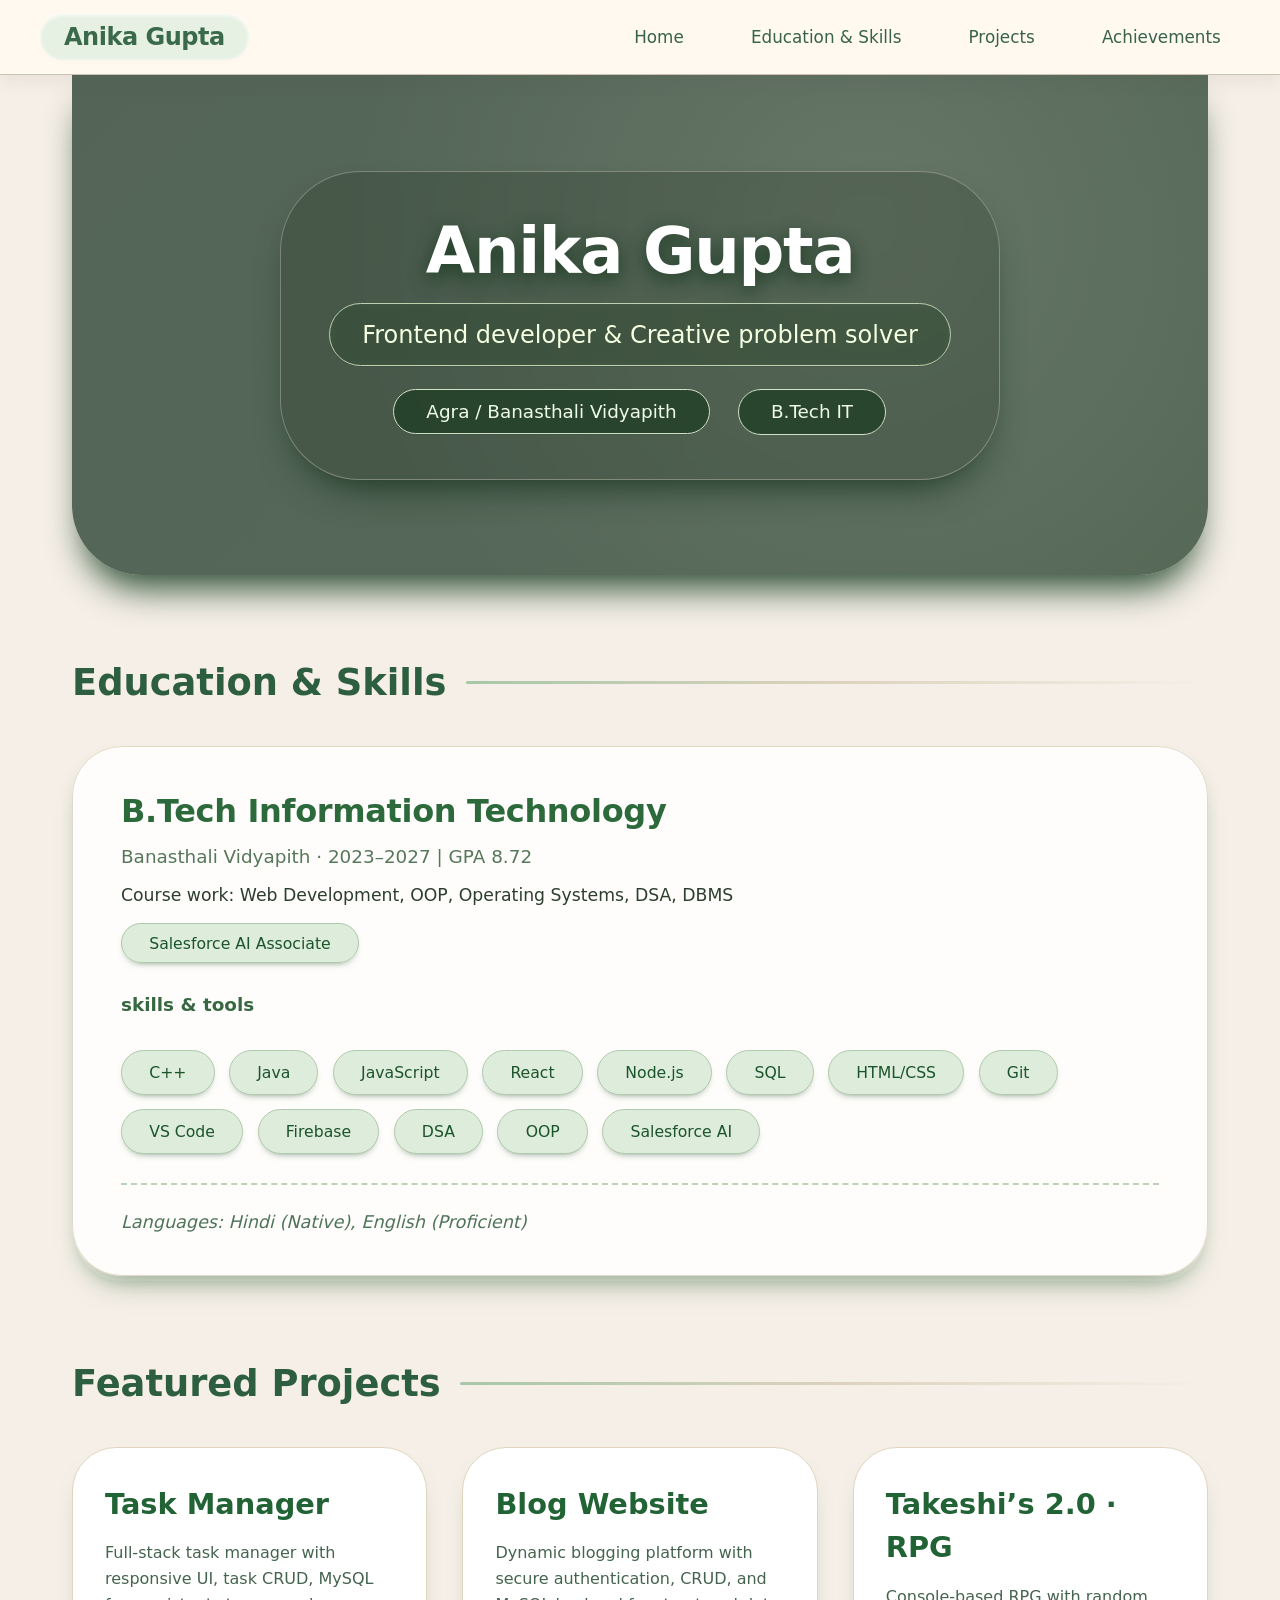
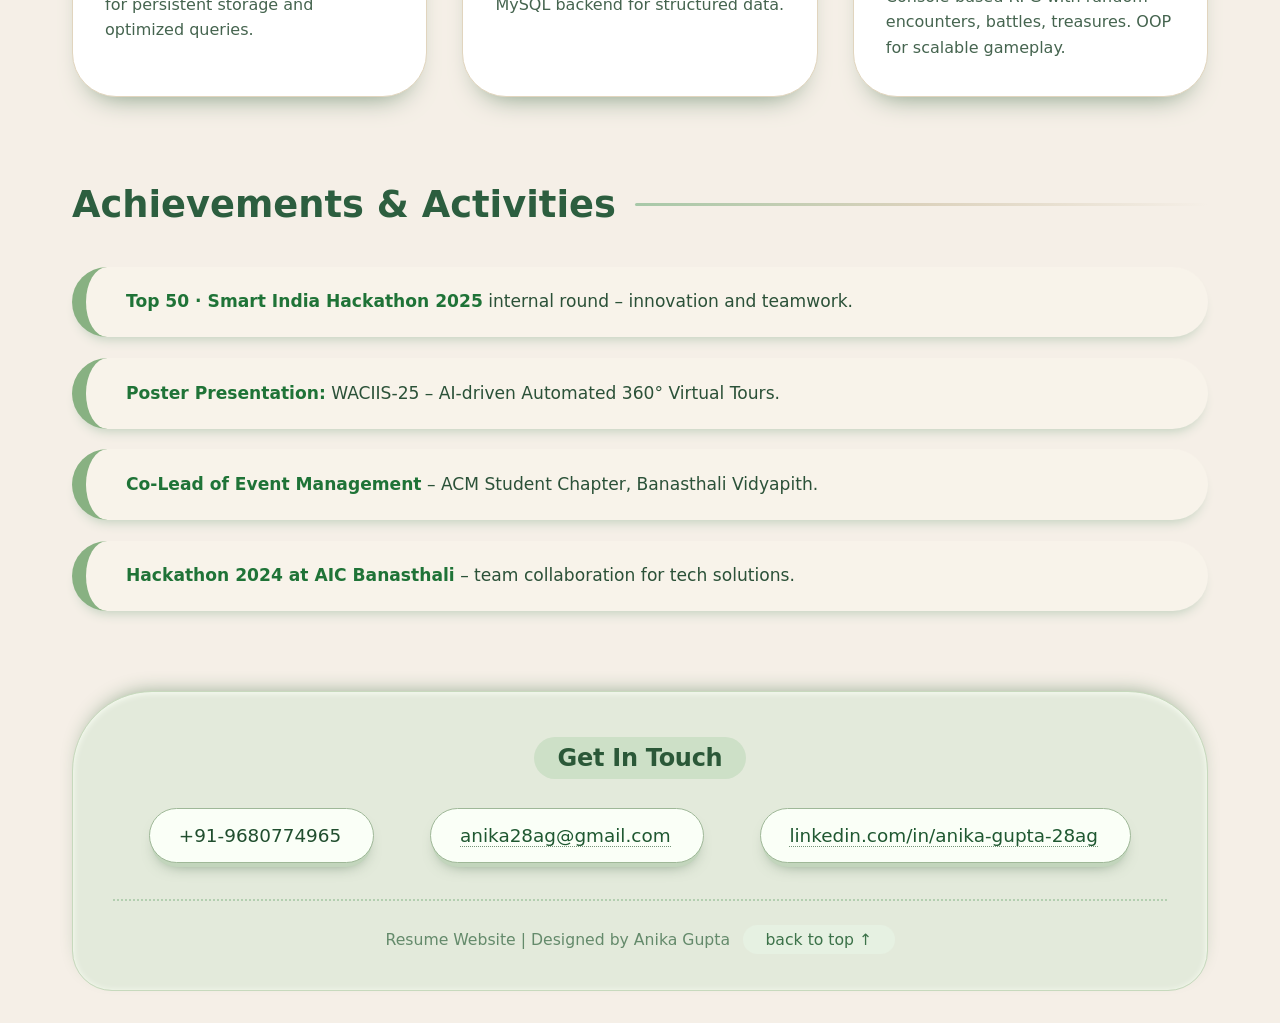
<file: index.html>
<!DOCTYPE html>
<html>
<head>
  <title>Anika Gupta · Website</title>
    <link rel="stylesheet" href="style.css">
</head>
<body>
  <nav class="navbar">
    <div class="nav-logo">Anika Gupta</div>
    <div class="nav-menu">
      <a href="#home">Home</a>
      <a href="#education">Education & Skills</a>
      <a href="#projects">Projects</a>
      <a href="#achievements">Achievements</a>
    </div>
  </nav>

  <main class="site-container">

    <section id="home" class="hero">
      <div class="hero-content">
        <h1>Anika Gupta</h1>
        <div class="hero-tagline">
          Frontend developer & Creative problem solver
        </div>
        <div class="hero-dateline">
          <span>Agra / Banasthali Vidyapith</span>
          <span>B.Tech IT</span>
        </div>
      </div>
    </section>

    <section id="education" class="section">
      <div class="section-heading">Education & Skills</div>
      <div class="edu-block">
        <div class="edu-title">B.Tech Information Technology</div>
        <div class="edu-meta">Banasthali Vidyapith · 2023–2027 | GPA 8.72</div>
        <div style="font-size: 1.08rem;">Course work: Web Development, OOP, Operating Systems, DSA, DBMS</div>
        <div style="margin-top: 1.4rem;">
          <span class="skill-tag">Salesforce AI Associate</span>
        </div>

        <div style="margin-top: 2.2rem;">
          <strong style="color: #386842; font-size: 1.15rem;">skills & tools</strong>
          <div class="skill-tags">
            <span class="skill-tag">C++</span><span class="skill-tag">Java</span><span class="skill-tag">JavaScript</span>
            <span class="skill-tag">React</span><span class="skill-tag">Node.js</span><span class="skill-tag">SQL</span>
            <span class="skill-tag">HTML/CSS</span><span class="skill-tag">Git</span><span class="skill-tag">VS Code</span>
            <span class="skill-tag">Firebase</span><span class="skill-tag">DSA</span><span class="skill-tag">OOP</span>
            <span class="skill-tag">Salesforce AI</span>
          </div>
        </div>
        <div class="lang-note">
          Languages: Hindi (Native), English (Proficient)
        </div>
      </div>
    </section>

    <section id="projects" class="section">
      <div class="section-heading">Featured Projects</div>
      <div class="projects-grid">
        <div class="project-card">
          <div class="project-title">Task Manager</div>
          <div class="project-desc">
            Full‑stack task manager with responsive UI, task CRUD, MySQL for persistent storage and optimized queries.
          </div>
        </div>
        <div class="project-card">
          <div class="project-title">Blog Website</div>
          <div class="project-desc">
            Dynamic blogging platform with secure authentication, CRUD, and MySQL backend for structured data.
          </div>
        </div>
        <div class="project-card">
          <div class="project-title">Takeshi’s 2.0 · RPG</div>
          <div class="project-desc">
            Console‑based RPG with random encounters, battles, treasures. OOP for scalable gameplay.
          </div>
        </div>
      </div>
    </section>

    <section id="achievements" class="section">
      <div class="section-heading">Achievements & Activities</div>
      <div class="achievements-list">
        <div class="achievement-item">
          <strong>Top 50 · Smart India Hackathon 2025</strong> internal round – innovation and teamwork.
        </div>
        <div class="achievement-item">
          <strong>Poster Presentation:</strong> WACIIS-25 – AI-driven Automated 360° Virtual Tours.
        </div>
        <div class="achievement-item">
          <strong>Co-Lead of Event Management</strong> – ACM Student Chapter, Banasthali Vidyapith.
        </div>
        <div class="achievement-item">
          <strong>Hackathon 2024 at AIC Banasthali</strong> – team collaboration for tech solutions.
        </div>
      </div>
    </section>

    <footer class="contact-footer">
      <div class="contact-head">
        <span>Get In Touch</span>
      </div>
      <div class="contact-grid">
        <div class="contact-item">
          <span class="contact-text">+91-9680774965</span>
        </div>
        <div class="contact-item">
          <span class="contact-text"><a href="mailto:anika28ag@gmail.com">anika28ag@gmail.com</a></span>
        </div>
        <div class="contact-item">
          <span class="contact-text"><a href="#">linkedin.com/in/anika-gupta-28ag</a></span>
        </div>
      </div>
      <div class="footer-copyright">
           Resume Website | Designed by Anika Gupta
        <a href="#home">back to top ↑</a>
      </div>
    </footer>
  </main>
</body>
</html>
</file>
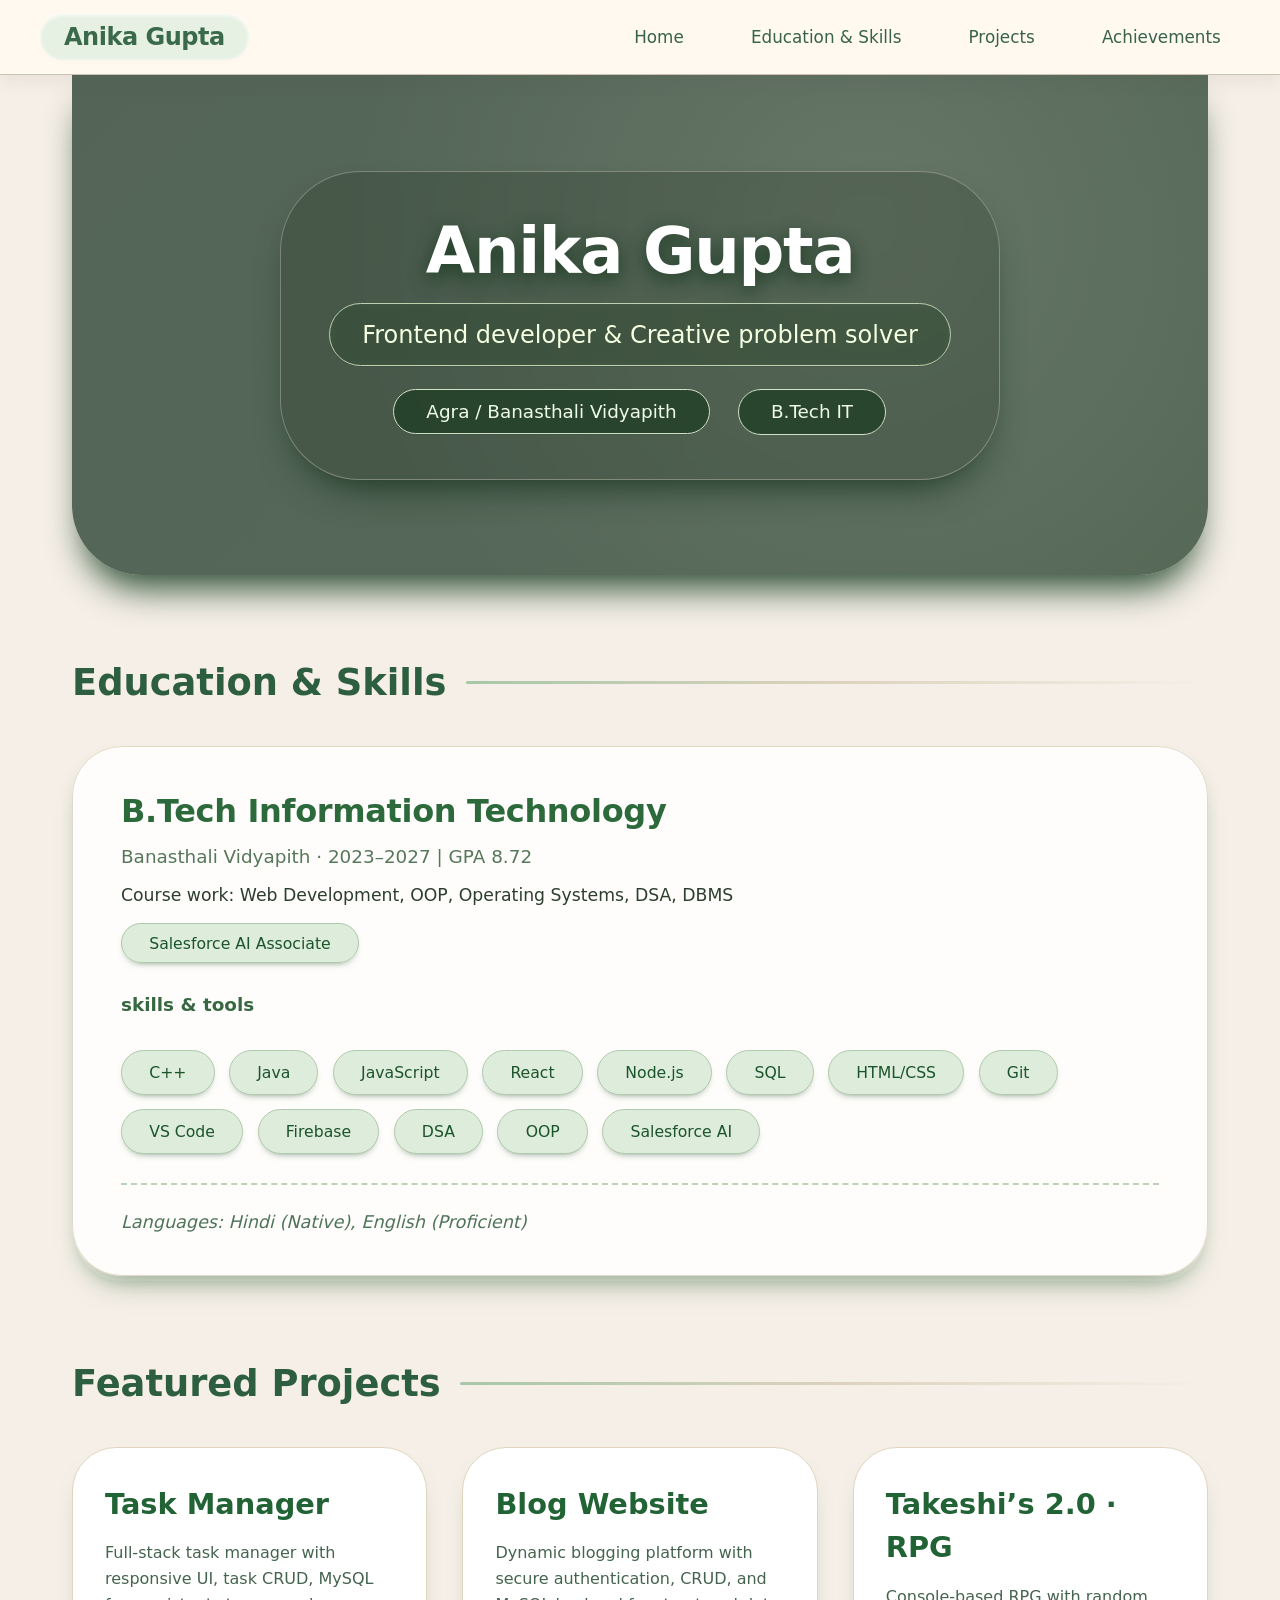
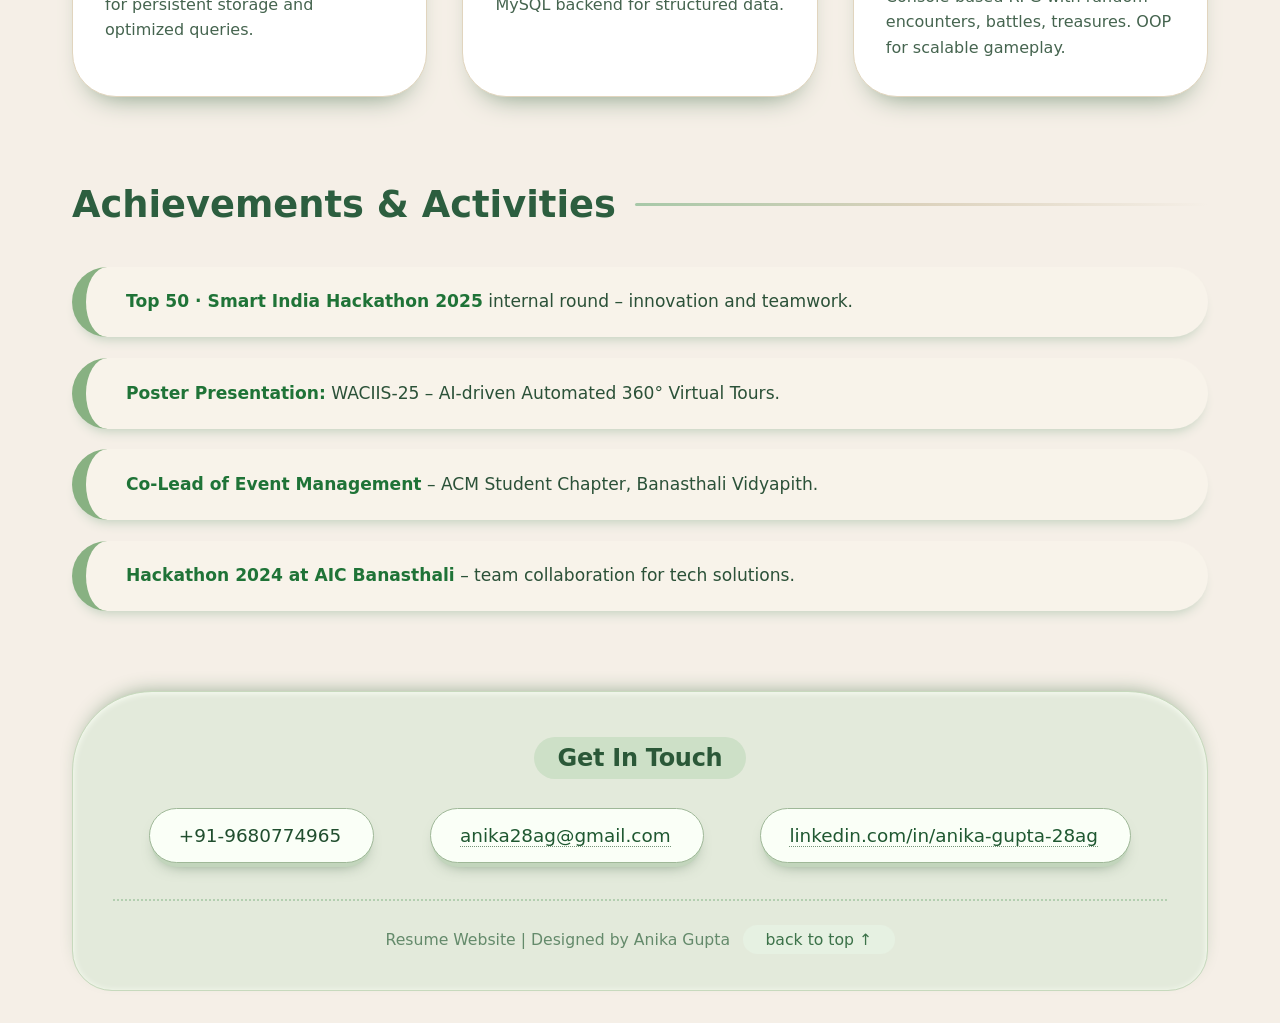
<file: web.html>
<!DOCTYPE html>
<html>
<head>
  <title>Anika Gupta · Website</title>
    <link rel="stylesheet" href="style.css">
</head>
<body>
  <nav class="navbar">
    <div class="nav-logo">Anika Gupta</div>
    <div class="nav-menu">
      <a href="#home">Home</a>
      <a href="#education">Education & Skills</a>
      <a href="#projects">Projects</a>
      <a href="#achievements">Achievements</a>
    </div>
  </nav>

  <main class="site-container">

    <section id="home" class="hero">
      <div class="hero-content">
        <h1>Anika Gupta</h1>
        <div class="hero-tagline">
          Frontend developer & Creative problem solver
        </div>
        <div class="hero-dateline">
          <span>Agra / Banasthali Vidyapith</span>
          <span>B.Tech IT</span>
        </div>
      </div>
    </section>

    <section id="education" class="section">
      <div class="section-heading">Education & Skills</div>
      <div class="edu-block">
        <div class="edu-title">B.Tech Information Technology</div>
        <div class="edu-meta">Banasthali Vidyapith · 2023–2027 | GPA 8.72</div>
        <div style="font-size: 1.08rem;">Course work: Web Development, OOP, Operating Systems, DSA, DBMS</div>
        <div style="margin-top: 1.4rem;">
          <span class="skill-tag">Salesforce AI Associate</span>
        </div>

        <div style="margin-top: 2.2rem;">
          <strong style="color: #386842; font-size: 1.15rem;">skills & tools</strong>
          <div class="skill-tags">
            <span class="skill-tag">C++</span><span class="skill-tag">Java</span><span class="skill-tag">JavaScript</span>
            <span class="skill-tag">React</span><span class="skill-tag">Node.js</span><span class="skill-tag">SQL</span>
            <span class="skill-tag">HTML/CSS</span><span class="skill-tag">Git</span><span class="skill-tag">VS Code</span>
            <span class="skill-tag">Firebase</span><span class="skill-tag">DSA</span><span class="skill-tag">OOP</span>
            <span class="skill-tag">Salesforce AI</span>
          </div>
        </div>
        <div class="lang-note">
          Languages: Hindi (Native), English (Proficient)
        </div>
      </div>
    </section>

    <section id="projects" class="section">
      <div class="section-heading">Featured Projects</div>
      <div class="projects-grid">
        <div class="project-card">
          <div class="project-title">Task Manager</div>
          <div class="project-desc">
            Full‑stack task manager with responsive UI, task CRUD, MySQL for persistent storage and optimized queries.
          </div>
        </div>
        <div class="project-card">
          <div class="project-title">Blog Website</div>
          <div class="project-desc">
            Dynamic blogging platform with secure authentication, CRUD, and MySQL backend for structured data.
          </div>
        </div>
        <div class="project-card">
          <div class="project-title">Takeshi’s 2.0 · RPG</div>
          <div class="project-desc">
            Console‑based RPG with random encounters, battles, treasures. OOP for scalable gameplay.
          </div>
        </div>
      </div>
    </section>

    <section id="achievements" class="section">
      <div class="section-heading">Achievements & Activities</div>
      <div class="achievements-list">
        <div class="achievement-item">
          <strong>Top 50 · Smart India Hackathon 2025</strong> internal round – innovation and teamwork.
        </div>
        <div class="achievement-item">
          <strong>Poster Presentation:</strong> WACIIS-25 – AI-driven Automated 360° Virtual Tours.
        </div>
        <div class="achievement-item">
          <strong>Co-Lead of Event Management</strong> – ACM Student Chapter, Banasthali Vidyapith.
        </div>
        <div class="achievement-item">
          <strong>Hackathon 2024 at AIC Banasthali</strong> – team collaboration for tech solutions.
        </div>
      </div>
    </section>

    <footer class="contact-footer">
      <div class="contact-head">
        <span>Get In Touch</span>
      </div>
      <div class="contact-grid">
        <div class="contact-item">
          <span class="contact-text">+91-9680774965</span>
        </div>
        <div class="contact-item">
          <span class="contact-text"><a href="mailto:anika28ag@gmail.com">anika28ag@gmail.com</a></span>
        </div>
        <div class="contact-item">
          <span class="contact-text"><a href="#">linkedin.com/in/anika-gupta-28ag</a></span>
        </div>
      </div>
      <div class="footer-copyright">
           Resume Website | Designed by Anika Gupta
        <a href="#home">back to top ↑</a>
      </div>
    </footer>
  </main>
</body>
</html>
</file>
<file: style.css>
* {
      margin: 0;
      padding: 0;
      box-sizing: border-box;
    }

    body {
      background: #f5efe7;  
      font-family: 'Inter', 'Segoe UI', system-ui, -apple-system, sans-serif;
      color: #2c3e2f;
      line-height: 1.5;
      scroll-behavior: smooth;
    }

    .navbar {
      position: sticky;
      top: 0;
      z-index: 100;
      background: rgba(255, 250, 240, 0.92);
      backdrop-filter: blur(10px);
      border-bottom: 1px solid #cdc3b0;
      padding: 0.9rem 2.5rem;
      display: flex;
      flex-wrap: wrap;
      align-items: center;
      justify-content: space-between;
      box-shadow: 0 6px 18px rgba(80, 70, 50, 0.08);
    }

    .nav-logo {
      font-weight: 700;
      font-size: 1.5rem;
      letter-spacing: -0.02em;
      color: #3b6a4b;
      background: #e6f0e3;
      padding: 0.3rem 1.5rem;
      border-radius: 60px;
      box-shadow: inset 0 1px 4px #ffffff, 0 2px 4px rgba(0,0,0,0.02);
    }

    .nav-menu {
      display: flex;
      gap: 1.8rem;
      flex-wrap: wrap;
    }

    .nav-menu a {
      text-decoration: none;
      color: #38634a;
      font-weight: 530;
      font-size: 1.05rem;
      padding: 0.5rem 1.2rem;
      border-radius: 40px;
      transition: all 0.2s ease;
      background: transparent;
    }

    .nav-menu a:hover {
      background: #d4e3d0;
      color: #1b462b;
      transform: translateY(-2px);
      box-shadow: 0 6px 12px -6px #9fb6a0;
    }

    .site-container {
      max-width: 1200px;
      margin: 0 auto;
      padding: 0 2rem 2rem 2rem;
    }

    .hero {
      scroll-margin-top: 4rem;
      min-height: 500px;
      display: flex;
      align-items: center;
      justify-content: center;
      text-align: center;
      background: linear-gradient(135deg, rgba(30, 55, 40, 0.75), rgba(45, 70, 50, 0.8)), 
                  url('https://images.unsplash.com/photo-1499750310107-5fef28a66643?q=80&w=2070&auto=format&fit=crop') center/cover no-repeat;
      border-radius: 0 0 70px 70px;
      margin: 0 0 2.5rem 0;
      padding: 3rem 1.5rem;
      color: white;
      box-shadow: 0 25px 35px -12px #2a4d33;
      position: relative;
      isolation: isolate;
    }

    .hero::after {
      content: '';
      position: absolute;
      inset: 0;
      background: radial-gradient(circle at 70% 30%, rgba(255,255,240,0.1) 0%, transparent 60%);
      pointer-events: none;
      z-index: -1;
    }

    .hero-content {
      max-width: 850px;
      background: rgba(20, 35, 20, 0.2);
      backdrop-filter: blur(4px);
      padding: 2.8rem 3rem;
      border-radius: 80px;
      border: 1px solid rgba(255, 245, 220, 0.3);
      box-shadow: 0 20px 40px -20px #0f2b17;
    }

    .hero h1 {
      font-size: 4rem;
      font-weight: 800;
      letter-spacing: -0.02em;
      color: #ffffff;
      text-shadow: 0 6px 18px #1d3d25;
      line-height: 1.1;
      margin-bottom: 0.6rem;
    }

    .hero-tagline {
      font-size: 1.5rem;
      color: #f5ffe1;
      font-weight: 360;
      max-width: 700px;
      margin: 1rem auto 1.4rem auto;
      background: rgba(60, 90, 60, 0.3);
      padding: 0.8rem 2rem;
      border-radius: 60px;
      backdrop-filter: blur(4px);
      border: 1px solid #bdd0b0;
    }

    .hero-dateline {
      display: flex;
      gap: 1.8rem;
      justify-content: center;
      flex-wrap: wrap;
      font-size: 1.15rem;
      color: #f0fbe7;
    }

    .hero-dateline span {
      background: rgba(35, 65, 40, 0.75);
      padding: 0.5rem 2rem;
      border-radius: 60px;
      border: 1px solid #cfe1c5;
      backdrop-filter: blur(2px);
    }

    .section {
      scroll-margin-top: 5rem;
      margin: 5rem 0;
    }

    .section-heading {
      font-size: 2.3rem;
      font-weight: 660;
      color: #2c5e3f;
      margin-bottom: 2.2rem;
      display: flex;
      align-items: center;
      gap: 1.2rem;
      position: relative;
    }

    .section-heading::after {
      content: "";
      height: 3px;
      flex: 1;
      background: linear-gradient(90deg, #a7c8a8, #dcd2bd, transparent);
      border-radius: 2px;
    }

    .edu-block {
      background: #ffffffd6;
      backdrop-filter: blur(4px);
      border-radius: 50px;
      padding: 2.5rem 3rem;
      border: 1px solid #e2d9c6;
      box-shadow: 0 20px 30px -18px #7c987c, 0 8px 0 -3px #f4f0e6, 0 8px 18px -8px #b3c7b0;
    }

    .edu-title {
      font-size: 2rem;
      font-weight: 700;
      color: #2c6a3b;
      letter-spacing: -0.01em;
    }

    .edu-meta {
      color: #567759;
      margin: 0.5rem 0 0.8rem 0;
      font-size: 1.15rem;
      font-weight: 420;
    }

    .skill-tags {
      display: flex;
      flex-wrap: wrap;
      gap: 0.9rem;
      margin: 2rem 0 1.4rem 0;
    }

    .skill-tag {
      background: #deecdb;
      padding: 0.6rem 1.7rem;
      border-radius: 60px;
      font-size: 0.98rem;
      color: #1b542b;
      font-weight: 520;
      border: 1px solid #afcaad;
      box-shadow: 0 4px 8px -6px #3f613f;
      transition: all 0.12s;
    }

    .skill-tag:hover {
      background: #cbe2c5;
      transform: scale(1.02) translateY(-2px);
      box-shadow: 0 10px 14px -10px #3d6b3d;
    }

    .lang-note {
      margin-top: 1.8rem;
      color: #4f7459;
      border-top: 2px dashed #bdd2bb;
      padding-top: 1.5rem;
      font-style: italic;
      font-size: 1.1rem;
    }

    .projects-grid {
      display: grid;
      grid-template-columns: repeat(auto-fill, minmax(290px, 1fr));
      gap: 2.2rem;
    }

    .project-card {
      background: #ffffff;
      border: 1px solid #e1d5be;
      border-radius: 44px;
      padding: 2.2rem 2rem;
      transition: all 0.25s ease;
      box-shadow: 0 16px 28px -18px #6f8f72, 0 0 0 1px #ffffff inset;
    }

    .project-card:hover {
      background: #fcfaf3;
      border-color: #b7a98b;
      transform: translateY(-8px);
      box-shadow: 0 30px 34px -22px #416f44, 0 0 0 2px #ffffff inset;
    }

    .project-title {
      font-size: 1.8rem;
      font-weight: 680;
      color: #216335;
      margin-bottom: 0.9rem;
    }

    .project-desc {
      color: #45644f;
      font-size: 1rem;
      line-height: 1.6;
    }

    .achievements-list {
      display: flex;
      flex-direction: column;
      gap: 1.3rem;
    }

    .achievement-item {
      background: #f8f3ea;
      border-radius: 70px;
      padding: 1.4rem 2.5rem;
      border-left: 14px solid #88b182;
      color: #2b5138;
      font-weight: 480;
      box-shadow: 0 8px 12px -6px #bfcfbc;
      transition: 0.15s;
      font-size: 1.07rem;
    }

    .achievement-item:hover {
      background: #f1efe2;
      border-left-width: 18px;
      padding-left: 2.8rem;
    }

    .achievement-item strong {
      font-weight: 700;
      color: #1f7337;
    }

    .contact-footer {
      margin-top: 4rem;
      background: #e3eadb;
      border-radius: 80px 80px 40px 40px;
      padding: 2.8rem 2.5rem 2.2rem 2.5rem;
      box-shadow: 0 -8px 20px -10px #8ea68b, inset 0 1px 6px #fafef5;
      border: 1px solid #c7d9bd;
    }

    .contact-head {
      font-size: 1.8rem;
      font-weight: 620;
      color: #2b5838;
      text-align: center;
      margin-bottom: 1.5rem;
      letter-spacing: -0.01em;
      display: flex;
      align-items: center;
      justify-content: center;
      gap: 1rem;
    }

    .contact-head span {
      background: #cde0c7;
      padding: 0.2rem 1.5rem;
      border-radius: 60px;
      font-size: 1.5rem;
    }

    .contact-grid {
      display: flex;
      flex-wrap: wrap;
      justify-content: center;
      gap: 2.2rem 3.5rem;
      margin: 1.8rem 0 1rem 0;
    }

    .contact-item {
      display: flex;
      align-items: center;
      gap: 1rem;
      background: #fafff7;
      padding: 0.8rem 2rem 0.8rem 1.8rem;
      border-radius: 80px;
      border: 1px solid #9fb898;
      box-shadow: 0 6px 0 -2px #c2d5bc, 0 10px 18px -12px #416344;
      transition: 0.12s;
    }

    .contact-item:hover {
      background: #ffffff;
      transform: scale(1.02);
      border-color: #88a77e;
    }

    .contact-icon {
      font-size: 1.9rem;
      filter: drop-shadow(2px 4px 4px rgba(40,70,40,0.15));
    }

    .contact-text {
      font-weight: 530;
      color: #204e2e;
      font-size: 1.15rem;
      word-break: break-word;
    }

    .contact-text a {
      color: #1f5831;
      text-decoration: none;
      border-bottom: 1px dotted #749277;
    }

    .contact-text a:hover {
      border-bottom: 2px solid #467a4d;
    }

    .footer-copyright {
      text-align: center;
      color: #648a6b;
      margin-top: 2.2rem;
      font-size: 0.98rem;
      border-top: 2px dotted #b3cfb0;
      padding-top: 1.5rem;
    }

    .footer-copyright a {
      color: #3c7249;
      text-decoration: none;
      font-weight: 500;
      background: #e6f1e2;
      padding: 0.2rem 1.4rem;
      border-radius: 40px;
      transition: 0.1s;
      display: inline-block;
      margin-left: 0.5rem;
    }

    .footer-copyright a:hover {
      background: #cbe3c4;
    }
</file>
